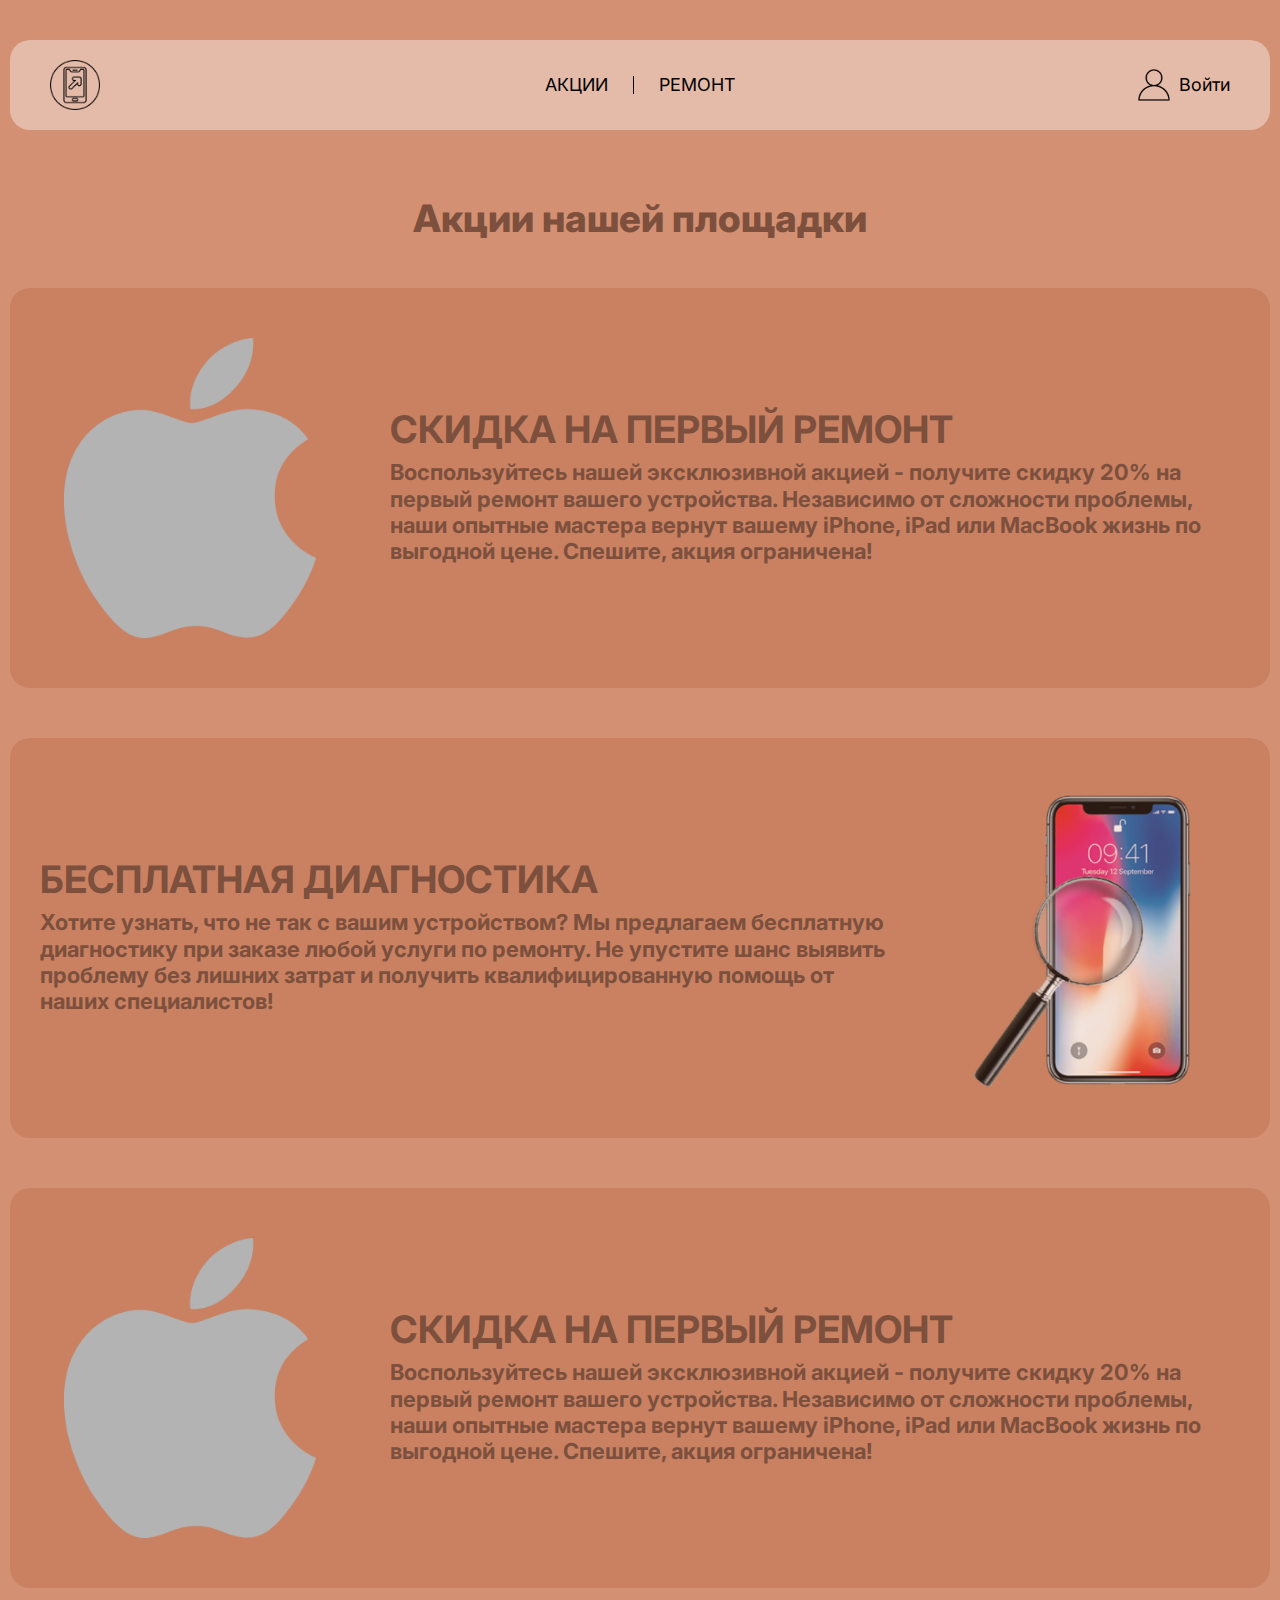
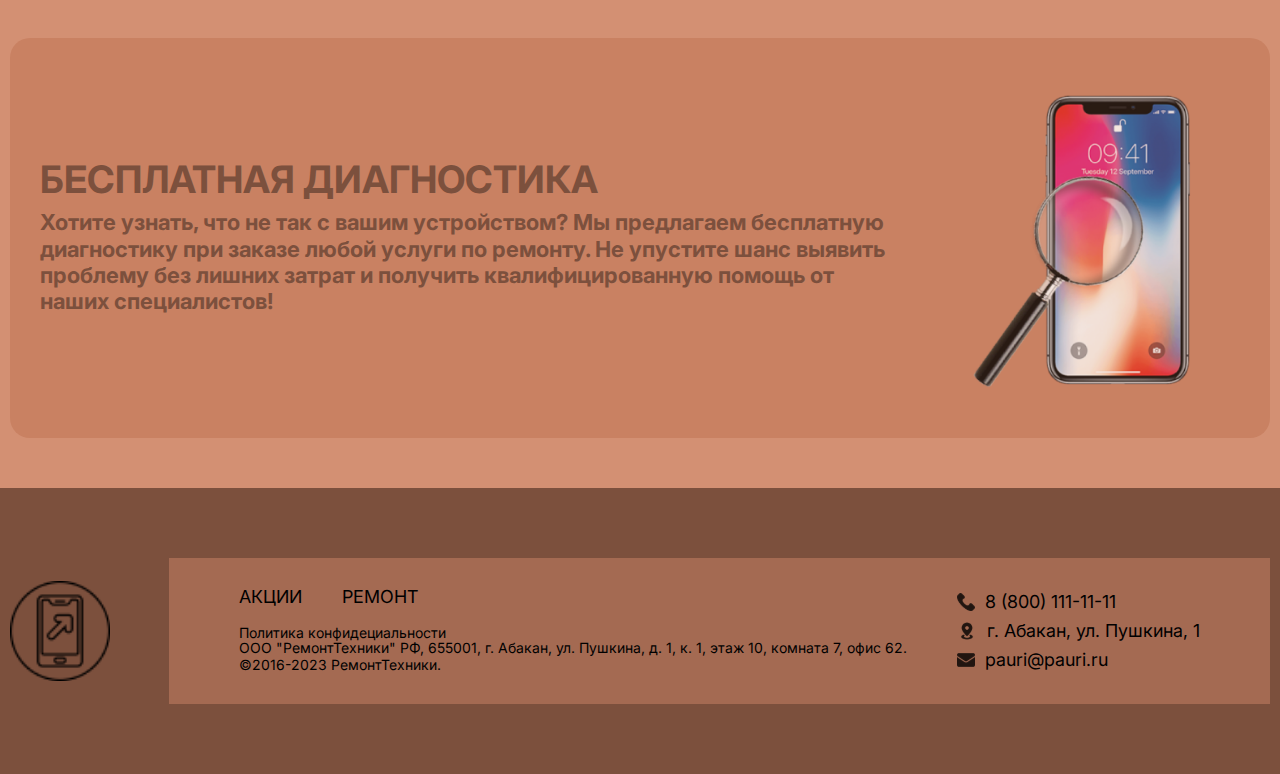
<file: actee.html>
<!DOCTYPE html>
<html lang="en">
<head>
    <meta charset="UTF-8">
    <meta name="viewport" content="width=device-width, initial-scale=1.0">
    <link rel="stylesheet" href="css/null.css">
    <link rel="stylesheet" href="css/style.css">
    <link rel="stylesheet" href="css/actee.css">
    <title>Document</title>
</head>
<body>
    <div class="wrapper">
        <header>
            <div class="container">
                <div class="header_section flex_row">
                    <a href="" class="header_logo">
                        <img src="images/logo.png" class="img" alt="logo">
                    </a>
                    <nav class="menu flex_center flex_row">
                        <a href="">Акции</a>
                        <a href="">Ремонт</a>
                    </nav>
                    <a href="login.html" class="header_profile flex_row">
                        <div class="header_profile__img">
                            <img src="images/icons/profile.png" class="img" alt="profile">
                        </div>
                        <span class="none_media">Войти</span>
                    </a>
                </div>
            </div>
        </header>
        <main class="main_blocks">
            <section>
                <div class="container">
                    <h2 class="title_section">Акции нашей площадки</h2>
                    <div class="actee_section flex_column">
                        <div class="actee_block flex_row">
                            <div class="actee_block__img">
                                <img src="images/phones/image 26.png" class="img" alt="">
                            </div>
                            <div class="actee_block__content">
                                <div class="actee_block__content__texts">
                                    <h2 class="bold brown">СКИДКА НА ПЕРВЫЙ РЕМОНТ</h2>
                                    <h5>Воспользуйтесь нашей эксклюзивной акцией - получите скидку 20% на первый ремонт вашего устройства. Независимо от сложности проблемы, наши опытные мастера вернут вашему iPhone, iPad или MacBook жизнь по выгодной цене. Спешите, акция ограничена!</h5>
                                </div>
                            </div>
                        </div>
                        <div class="actee_block flex_row">
                            <div class="actee_block__content">
                                <div class="actee_block__content__texts">
                                    <h2 class="bold brown">БЕСПЛАТНАЯ ДИАГНОСТИКА</h2>
                                    <h5>Хотите узнать, что не так с вашим устройством? Мы предлагаем бесплатную диагностику при заказе любой услуги по ремонту. Не упустите шанс выявить проблему без лишних затрат и получить квалифицированную помощь от наших специалистов!</h5>
                                </div>
                            </div>
                            <div class="actee_block__img">
                                <img src="images/phones/image 25.png" class="img" alt="">
                            </div>
                        </div>
                        <div class="actee_block flex_row">
                            <div class="actee_block__img">
                                <img src="images/phones/image 26.png" class="img" alt="">
                            </div>
                            <div class="actee_block__content">
                                <div class="actee_block__content__texts">
                                    <h2 class="bold brown">СКИДКА НА ПЕРВЫЙ РЕМОНТ</h2>
                                    <h5>Воспользуйтесь нашей эксклюзивной акцией - получите скидку 20% на первый ремонт вашего устройства. Независимо от сложности проблемы, наши опытные мастера вернут вашему iPhone, iPad или MacBook жизнь по выгодной цене. Спешите, акция ограничена!</h5>
                                </div>
                            </div>
                        </div>
                        <div class="actee_block flex_row">
                            <div class="actee_block__content">
                                <div class="actee_block__content__texts">
                                    <h2 class="bold brown">БЕСПЛАТНАЯ ДИАГНОСТИКА</h2>
                                    <h5>Хотите узнать, что не так с вашим устройством? Мы предлагаем бесплатную диагностику при заказе любой услуги по ремонту. Не упустите шанс выявить проблему без лишних затрат и получить квалифицированную помощь от наших специалистов!</h5>
                                </div>
                            </div>
                            <div class="actee_block__img">
                                <img src="images/phones/image 25.png" class="img" alt="">
                            </div>
                        </div>
                    </div>
                </div>
            </section>
        </main>

        <footer class="footer">
            <div class="container flex_row footer_blocks">
                <a href="" class="foot_logo">
                    <img src="images/logo.png" class="img" alt="logo">
                </a>
                <div class="footer_info_block flex_row">
                    <div class="flex_column footer_info_block__left">
                        <nav class="footer_menu flex_row">
                            <a href="" class="uppercase">Акции</a>
                            <a href="" class="uppercase">ремонт</a>
                        </nav>
                        <div>
                            <a href="" class="p_14">Политика конфидециальности</a>
                            <p class="p_14">ООО "РемонтТехники" РФ, 655001, г. Абакан, ул. Пушкина, д. 1, к. 1, этаж 10, комната 7, офис 62.</p>
                            <p class="p_14">©2016-2023 РемонтТехники.</p>
                        </div>
                    </div>
                    <div class="footer_column flex_column">
                        <div class="footer_row__pole flex_row">
                            <svg xmlns="http://www.w3.org/2000/svg" xmlns:xlink="http://www.w3.org/1999/xlink" width="18" height="18" viewBox="0 0 18 18" fill="none">
                                <rect width="18" height="18" fill="url(#pattern0_94_221)" fill-opacity="0.8"/>
                                <defs>
                                <pattern id="pattern0_94_221" patternContentUnits="objectBoundingBox" width="1" height="1">
                                <use xlink:href="#image0_94_221" transform="scale(0.00195312)"/>
                                </pattern>
                                <image id="image0_94_221" width="512" height="512" xlink:href="[data-uri]"/>
                                </defs>
                                </svg>
                            <a href="">8 (800) 111-11-11</a>
                        </div>
                        <div class="footer_row__pole flex_row">
                            <svg width="20" height="20" viewBox="0 0 20 20" fill="none" xmlns="http://www.w3.org/2000/svg" xmlns:xlink="http://www.w3.org/1999/xlink">
                                <rect width="20" height="20" fill="url(#pattern0_94_223)" fill-opacity="0.8"/>
                                <defs>
                                <pattern id="pattern0_94_223" patternContentUnits="objectBoundingBox" width="1" height="1">
                                <use xlink:href="#image0_94_223" transform="scale(0.00195312)"/>
                                </pattern>
                                <image id="image0_94_223" width="512" height="512" xlink:href="[data-uri]"/>
                                </defs>
                                </svg>
                                
                            <a href="">г. Абакан, ул. Пушкина, 1</a>
                        </div>
                        <div class="footer_row__pole flex_row">
                            <svg width="18" height="18" viewBox="0 0 18 18" fill="none" xmlns="http://www.w3.org/2000/svg" xmlns:xlink="http://www.w3.org/1999/xlink">
                                <rect width="18" height="18" fill="url(#pattern0_94_225)" fill-opacity="0.8"/>
                                <defs>
                                <pattern id="pattern0_94_225" patternContentUnits="objectBoundingBox" width="1" height="1">
                                <use xlink:href="#image0_94_225" transform="scale(0.00195312)"/>
                                </pattern>
                                <image id="image0_94_225" width="512" height="512" xlink:href="[data-uri]"/>
                                </defs>
                                </svg>
                                
                            <a href="">pauri@pauri.ru</a>
                        </div>
                    </div>
                </div>
            </div>
        </footer>
    </div>
</body>
</html>
</file>
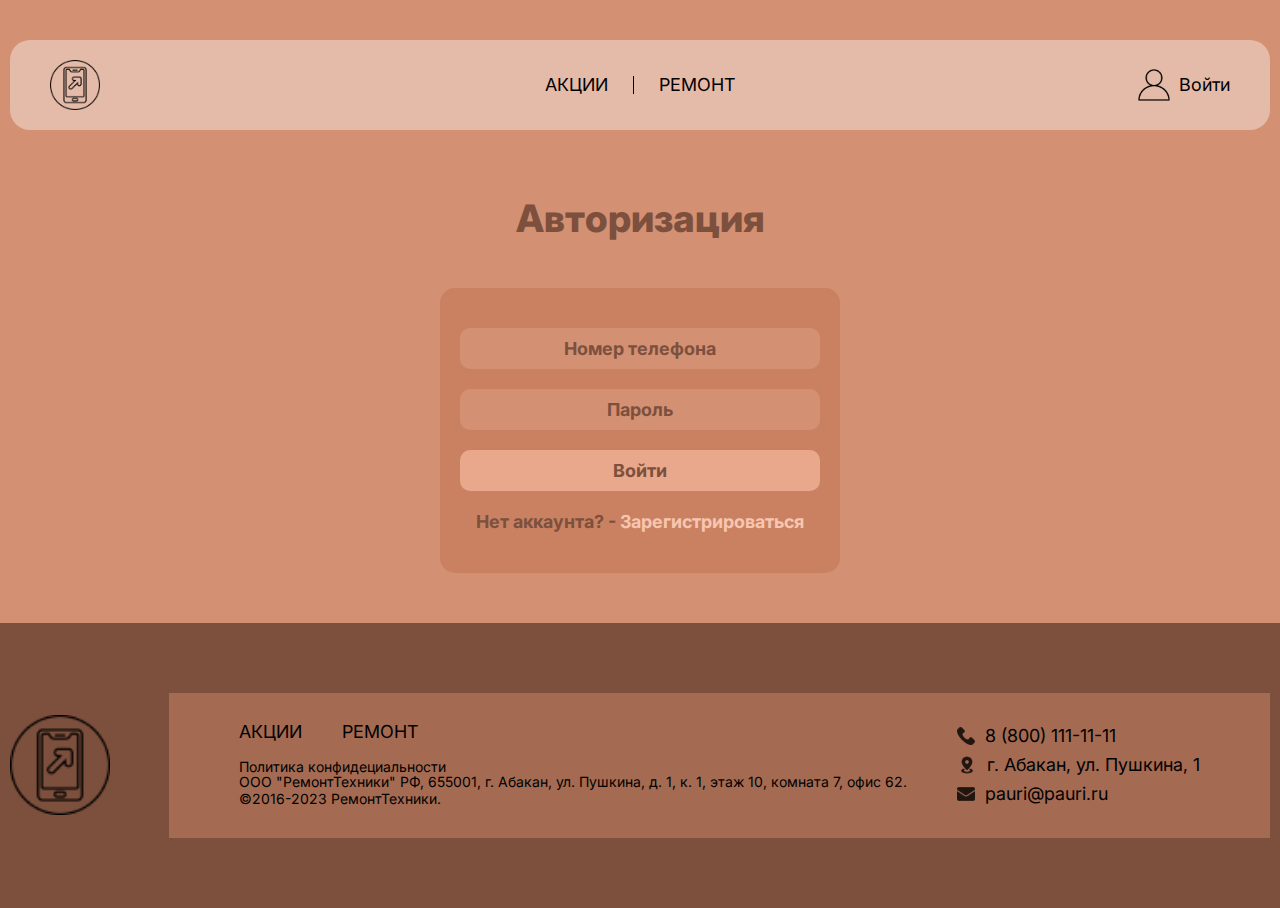
<file: login.html>
<!DOCTYPE html>
<html lang="en">
<head>
    <meta charset="UTF-8">
    <meta name="viewport" content="width=device-width, initial-scale=1.0">
    <link rel="stylesheet" href="css/null.css">
    <link rel="stylesheet" href="css/style.css">
    <link rel="stylesheet" href="css/form.css">
    <title>Document</title>
</head>
<body>
    <div class="wrapper">
        <header>
            <div class="container">
                <div class="header_section flex_row">
                    <a href="" class="header_logo">
                        <img src="images/logo.png" class="img" alt="logo">
                    </a>
                    <nav class="menu flex_center flex_row">
                        <a href="">Акции</a>
                        <a href="">Ремонт</a>
                    </nav>
                    <a href="" class="header_profile flex_row">
                        <div class="header_profile__img">
                            <img src="images/icons/profile.png" class="img" alt="profile">
                        </div>
                        <span class="none_media">Войти</span>
                    </a>
                </div>
            </div>
        </header>
        <main class="main_blocks">
            <section>
                <div class="container">
                    <h2 class="title_section">Авторизация</h2>
                        <form action="" method="post" class="form_section form_section_login">
                            <input type="tel" class="btn_form" placeholder="Номер телефона">
                            <input type="password" class="btn_form" placeholder="Пароль">
                            <button type="submit" class="btn_form btn_submit">Войти</button>
                            <div class="message_info">
                                <p class="brown bold">Нет аккаунта? - <a href="reg.html" class="bold">Зарегистрироваться</a></p>
                            </div>
                        </form>
                </div>
            </section>
        </main>

        <footer class="footer">
            <div class="container flex_row footer_blocks">
                <a href="" class="foot_logo">
                    <img src="images/logo.png" class="img" alt="logo">
                </a>
                <div class="footer_info_block flex_row">
                    <div class="flex_column footer_info_block__left">
                        <nav class="footer_menu flex_row">
                            <a href="" class="uppercase">Акции</a>
                            <a href="" class="uppercase">ремонт</a>
                        </nav>
                        <div>
                            <a href="" class="p_14">Политика конфидециальности</a>
                            <p class="p_14">ООО "РемонтТехники" РФ, 655001, г. Абакан, ул. Пушкина, д. 1, к. 1, этаж 10, комната 7, офис 62.</p>
                            <p class="p_14">©2016-2023 РемонтТехники.</p>
                        </div>
                    </div>
                    <div class="footer_column flex_column">
                        <div class="footer_row__pole flex_row">
                            <svg xmlns="http://www.w3.org/2000/svg" xmlns:xlink="http://www.w3.org/1999/xlink" width="18" height="18" viewBox="0 0 18 18" fill="none">
                                <rect width="18" height="18" fill="url(#pattern0_94_221)" fill-opacity="0.8"/>
                                <defs>
                                <pattern id="pattern0_94_221" patternContentUnits="objectBoundingBox" width="1" height="1">
                                <use xlink:href="#image0_94_221" transform="scale(0.00195312)"/>
                                </pattern>
                                <image id="image0_94_221" width="512" height="512" xlink:href="[data-uri]"/>
                                </defs>
                                </svg>
                            <a href="">8 (800) 111-11-11</a>
                        </div>
                        <div class="footer_row__pole flex_row">
                            <svg width="20" height="20" viewBox="0 0 20 20" fill="none" xmlns="http://www.w3.org/2000/svg" xmlns:xlink="http://www.w3.org/1999/xlink">
                                <rect width="20" height="20" fill="url(#pattern0_94_223)" fill-opacity="0.8"/>
                                <defs>
                                <pattern id="pattern0_94_223" patternContentUnits="objectBoundingBox" width="1" height="1">
                                <use xlink:href="#image0_94_223" transform="scale(0.00195312)"/>
                                </pattern>
                                <image id="image0_94_223" width="512" height="512" xlink:href="[data-uri]"/>
                                </defs>
                                </svg>
                                
                            <a href="">г. Абакан, ул. Пушкина, 1</a>
                        </div>
                        <div class="footer_row__pole flex_row">
                            <svg width="18" height="18" viewBox="0 0 18 18" fill="none" xmlns="http://www.w3.org/2000/svg" xmlns:xlink="http://www.w3.org/1999/xlink">
                                <rect width="18" height="18" fill="url(#pattern0_94_225)" fill-opacity="0.8"/>
                                <defs>
                                <pattern id="pattern0_94_225" patternContentUnits="objectBoundingBox" width="1" height="1">
                                <use xlink:href="#image0_94_225" transform="scale(0.00195312)"/>
                                </pattern>
                                <image id="image0_94_225" width="512" height="512" xlink:href="[data-uri]"/>
                                </defs>
                                </svg>
                                
                            <a href="">pauri@pauri.ru</a>
                        </div>
                    </div>
                </div>
            </div>
        </footer>
    </div>

    <script src="js/validator.js"></script>
</body>
</html>
</file>
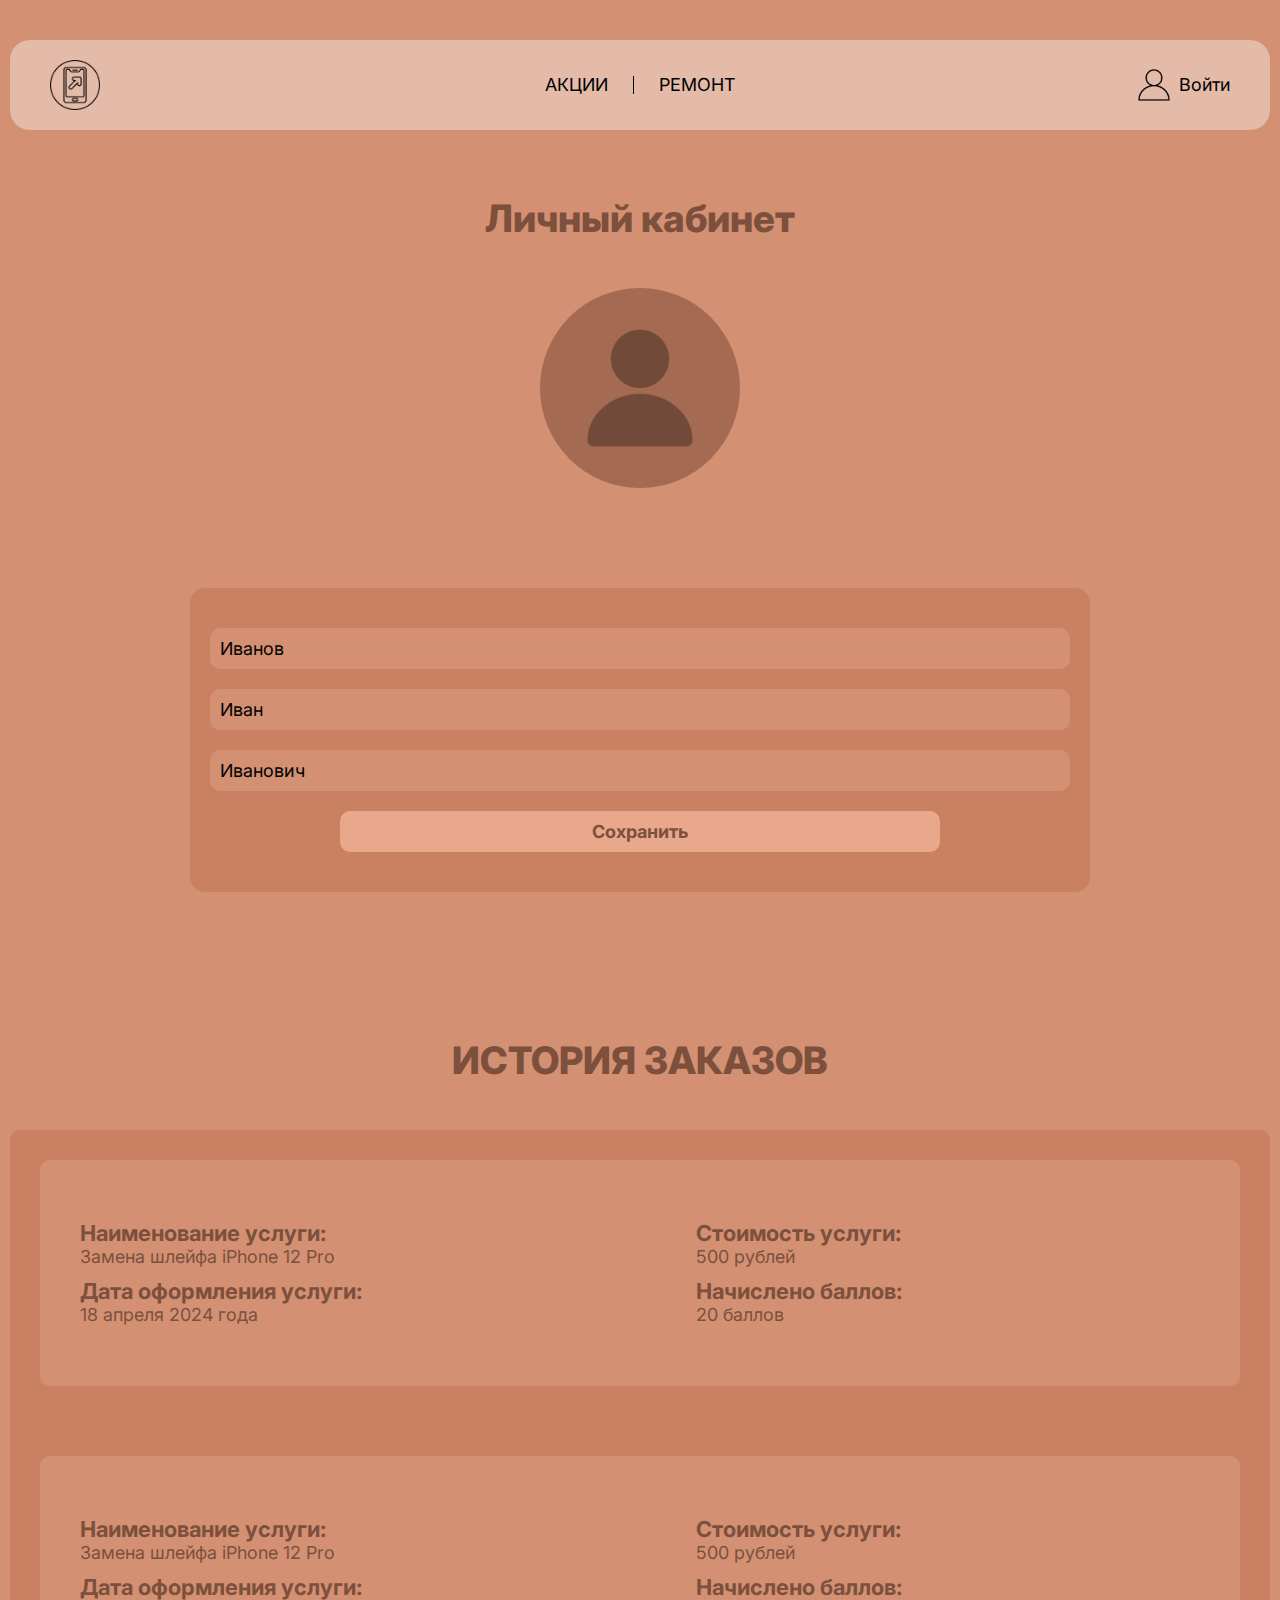
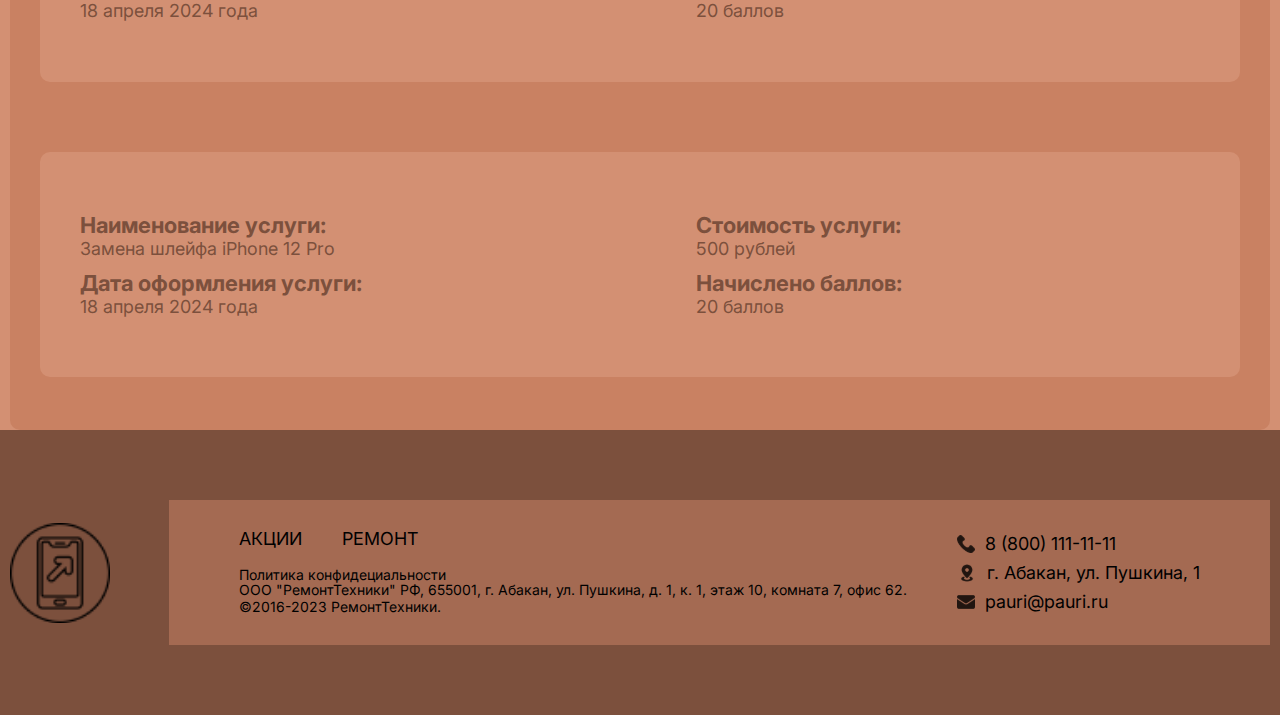
<file: profile.html>
<!DOCTYPE html>
<html lang="en">
<head>
    <meta charset="UTF-8">
    <meta name="viewport" content="width=device-width, initial-scale=1.0">
    <link rel="stylesheet" href="css/null.css">
    <link rel="stylesheet" href="css/style.css">
    <link rel="stylesheet" href="css/profile.css">
    <link rel="stylesheet" href="css/form.css">
    <title>Document</title>
</head>
<body>
    <div class="wrapper">
        <header>
            <div class="container">
                <div class="header_section flex_row">
                    <a href="" class="header_logo">
                        <img src="images/logo.png" class="img" alt="logo">
                    </a>
                    <nav class="menu flex_center flex_row">
                        <a href="">Акции</a>
                        <a href="">Ремонт</a>
                    </nav>
                    <a href="login.html" class="header_profile flex_row">
                        <div class="header_profile__img">
                            <img src="images/icons/profile.png" class="img" alt="profile">
                        </div>
                        <span class="none_media">Войти</span>
                    </a>
                </div>
            </div>
        </header>
        <main class="main_blocks">
            <section>
                <div class="container">
                    <h2 class="title_section">Личный кабинет</h2>
                    <div class="profile_block">
                        <svg xmlns="http://www.w3.org/2000/svg" xmlns:xlink="http://www.w3.org/1999/xlink" width="230" height="230" viewBox="0 0 230 230" fill="none">
                            <rect width="230" height="230" fill="url(#pattern0_29_323)" fill-opacity="0.3"/>
                            <defs>
                            <pattern id="pattern0_29_323" patternContentUnits="objectBoundingBox" width="1" height="1">
                            <use xlink:href="#image0_29_323" transform="scale(0.00195312)"/>
                            </pattern>
                            <image id="image0_29_323" width="512" height="512" xlink:href="[data-uri]"/>
                            </defs>
                            </svg>
                    </div>
                </div>
            </section>
            <section>
                <div class="container">
                    <form action="" method="post" class="form_section info_user">
                            <input type="text" value="Иванов" class="btn_form" placeholder="Ваша фамилия">
                            <input type="text" value="Иван" class="btn_form" placeholder="Вашe имя">
                            <input type="text" value="Иванович" class="btn_form" placeholder="Вашe отчество">

                        <button type="submit" class="btn_form btn_submit form_section_profile">Сохранить</button>
                    </form>
                </div>
            </section>
            
            <section>
                <div class="container">
                    <h2 class="title_section uppercase">ИСТОРИЯ ЗАКАЗОВ</h2>
                    <div class="cards_info_brond">
                        <div class="card_info_brond flex_column"> 
                            <div class="flex_row card_info_blocks">
                                <div class="flex_column card_info_block">
                                    <div class="flex_column ">
                                        <h5>Наименование услуги:</h5>
                                        <p>Замена шлейфа iPhone 12 Pro</p>
                                    </div>
                                    <div class="flex_column ">
                                        <h5>Дата оформления услуги:</h5>
                                        <p>18 апреля 2024 года</p>
                                    </div>
                                </div>
                                <div class="flex_column card_info_block">
                                    <div class="flex_column ">
                                        <h5>Стоимость услуги:</h5>
                                        <p>500 рублей</p>
                                    </div>
                                    <div class="flex_column ">
                                        <h5>Начислено баллов:</h5>
                                        <p>20 баллов</p>
                                    </div>
                                </div>
                            </div>
                        </div>
                        <div class="card_info_brond flex_column"> 
                            <div class="flex_row card_info_blocks">
                                <div class="flex_column card_info_block">
                                    <div class="flex_column ">
                                        <h5>Наименование услуги:</h5>
                                        <p>Замена шлейфа iPhone 12 Pro</p>
                                    </div>
                                    <div class="flex_column ">
                                        <h5>Дата оформления услуги:</h5>
                                        <p>18 апреля 2024 года</p>
                                    </div>
                                </div>
                                <div class="flex_column card_info_block">
                                    <div class="flex_column ">
                                        <h5>Стоимость услуги:</h5>
                                        <p>500 рублей</p>
                                    </div>
                                    <div class="flex_column ">
                                        <h5>Начислено баллов:</h5>
                                        <p>20 баллов</p>
                                    </div>
                                </div>
                            </div>
                        </div>
                        <div class="card_info_brond flex_column"> 
                            <div class="flex_row card_info_blocks">
                                <div class="flex_column card_info_block">
                                    <div class="flex_column ">
                                        <h5>Наименование услуги:</h5>
                                        <p>Замена шлейфа iPhone 12 Pro</p>
                                    </div>
                                    <div class="flex_column ">
                                        <h5>Дата оформления услуги:</h5>
                                        <p>18 апреля 2024 года</p>
                                    </div>
                                </div>
                                <div class="flex_column card_info_block">
                                    <div class="flex_column ">
                                        <h5>Стоимость услуги:</h5>
                                        <p>500 рублей</p>
                                    </div>
                                    <div class="flex_column ">
                                        <h5>Начислено баллов:</h5>
                                        <p>20 баллов</p>
                                    </div>
                                </div>
                            </div>
                        </div>
                        <div class="card_info_brond flex_column"> 
                            <div class="flex_row card_info_blocks">
                                <div class="flex_column card_info_block">
                                    <div class="flex_column ">
                                        <h5>Наименование услуги:</h5>
                                        <p>Замена шлейфа iPhone 12 Pro</p>
                                    </div>
                                    <div class="flex_column ">
                                        <h5>Дата оформления услуги:</h5>
                                        <p>18 апреля 2024 года</p>
                                    </div>
                                </div>
                                <div class="flex_column card_info_block">
                                    <div class="flex_column ">
                                        <h5>Стоимость услуги:</h5>
                                        <p>500 рублей</p>
                                    </div>
                                    <div class="flex_column ">
                                        <h5>Начислено баллов:</h5>
                                        <p>20 баллов</p>
                                    </div>
                                </div>
                            </div>
                        </div>
                        <div class="card_info_brond flex_column"> 
                            <div class="flex_row card_info_blocks">
                                <div class="flex_column card_info_block">
                                    <div class="flex_column ">
                                        <h5>Наименование услуги:</h5>
                                        <p>Замена шлейфа iPhone 12 Pro</p>
                                    </div>
                                    <div class="flex_column ">
                                        <h5>Дата оформления услуги:</h5>
                                        <p>18 апреля 2024 года</p>
                                    </div>
                                </div>
                                <div class="flex_column card_info_block">
                                    <div class="flex_column ">
                                        <h5>Стоимость услуги:</h5>
                                        <p>500 рублей</p>
                                    </div>
                                    <div class="flex_column ">
                                        <h5>Начислено баллов:</h5>
                                        <p>20 баллов</p>
                                    </div>
                                </div>
                            </div>
                        </div>
                    </div>
                </div>
            </section>
        </main>

        <footer class="footer">
            <div class="container flex_row footer_blocks">
                <a href="" class="foot_logo">
                    <img src="images/logo.png" class="img" alt="logo">
                </a>
                <div class="footer_info_block flex_row">
                    <div class="flex_column footer_info_block__left">
                        <nav class="footer_menu flex_row">
                            <a href="" class="uppercase">Акции</a>
                            <a href="" class="uppercase">ремонт</a>
                        </nav>
                        <div>
                            <a href="" class="p_14">Политика конфидециальности</a>
                            <p class="p_14">ООО "РемонтТехники" РФ, 655001, г. Абакан, ул. Пушкина, д. 1, к. 1, этаж 10, комната 7, офис 62.</p>
                            <p class="p_14">©2016-2023 РемонтТехники.</p>
                        </div>
                    </div>
                    <div class="footer_column flex_column">
                        <div class="footer_row__pole flex_row">
                            <svg xmlns="http://www.w3.org/2000/svg" xmlns:xlink="http://www.w3.org/1999/xlink" width="18" height="18" viewBox="0 0 18 18" fill="none">
                                <rect width="18" height="18" fill="url(#pattern0_94_221)" fill-opacity="0.8"/>
                                <defs>
                                <pattern id="pattern0_94_221" patternContentUnits="objectBoundingBox" width="1" height="1">
                                <use xlink:href="#image0_94_221" transform="scale(0.00195312)"/>
                                </pattern>
                                <image id="image0_94_221" width="512" height="512" xlink:href="[data-uri]"/>
                                </defs>
                                </svg>
                            <a href="">8 (800) 111-11-11</a>
                        </div>
                        <div class="footer_row__pole flex_row">
                            <svg width="20" height="20" viewBox="0 0 20 20" fill="none" xmlns="http://www.w3.org/2000/svg" xmlns:xlink="http://www.w3.org/1999/xlink">
                                <rect width="20" height="20" fill="url(#pattern0_94_223)" fill-opacity="0.8"/>
                                <defs>
                                <pattern id="pattern0_94_223" patternContentUnits="objectBoundingBox" width="1" height="1">
                                <use xlink:href="#image0_94_223" transform="scale(0.00195312)"/>
                                </pattern>
                                <image id="image0_94_223" width="512" height="512" xlink:href="[data-uri]"/>
                                </defs>
                                </svg>
                                
                            <a href="">г. Абакан, ул. Пушкина, 1</a>
                        </div>
                        <div class="footer_row__pole flex_row">
                            <svg width="18" height="18" viewBox="0 0 18 18" fill="none" xmlns="http://www.w3.org/2000/svg" xmlns:xlink="http://www.w3.org/1999/xlink">
                                <rect width="18" height="18" fill="url(#pattern0_94_225)" fill-opacity="0.8"/>
                                <defs>
                                <pattern id="pattern0_94_225" patternContentUnits="objectBoundingBox" width="1" height="1">
                                <use xlink:href="#image0_94_225" transform="scale(0.00195312)"/>
                                </pattern>
                                <image id="image0_94_225" width="512" height="512" xlink:href="[data-uri]"/>
                                </defs>
                                </svg>
                                
                            <a href="">pauri@pauri.ru</a>
                        </div>
                    </div>
                </div>
            </div>
        </footer>
    </div>
</body>
</html>
</file>
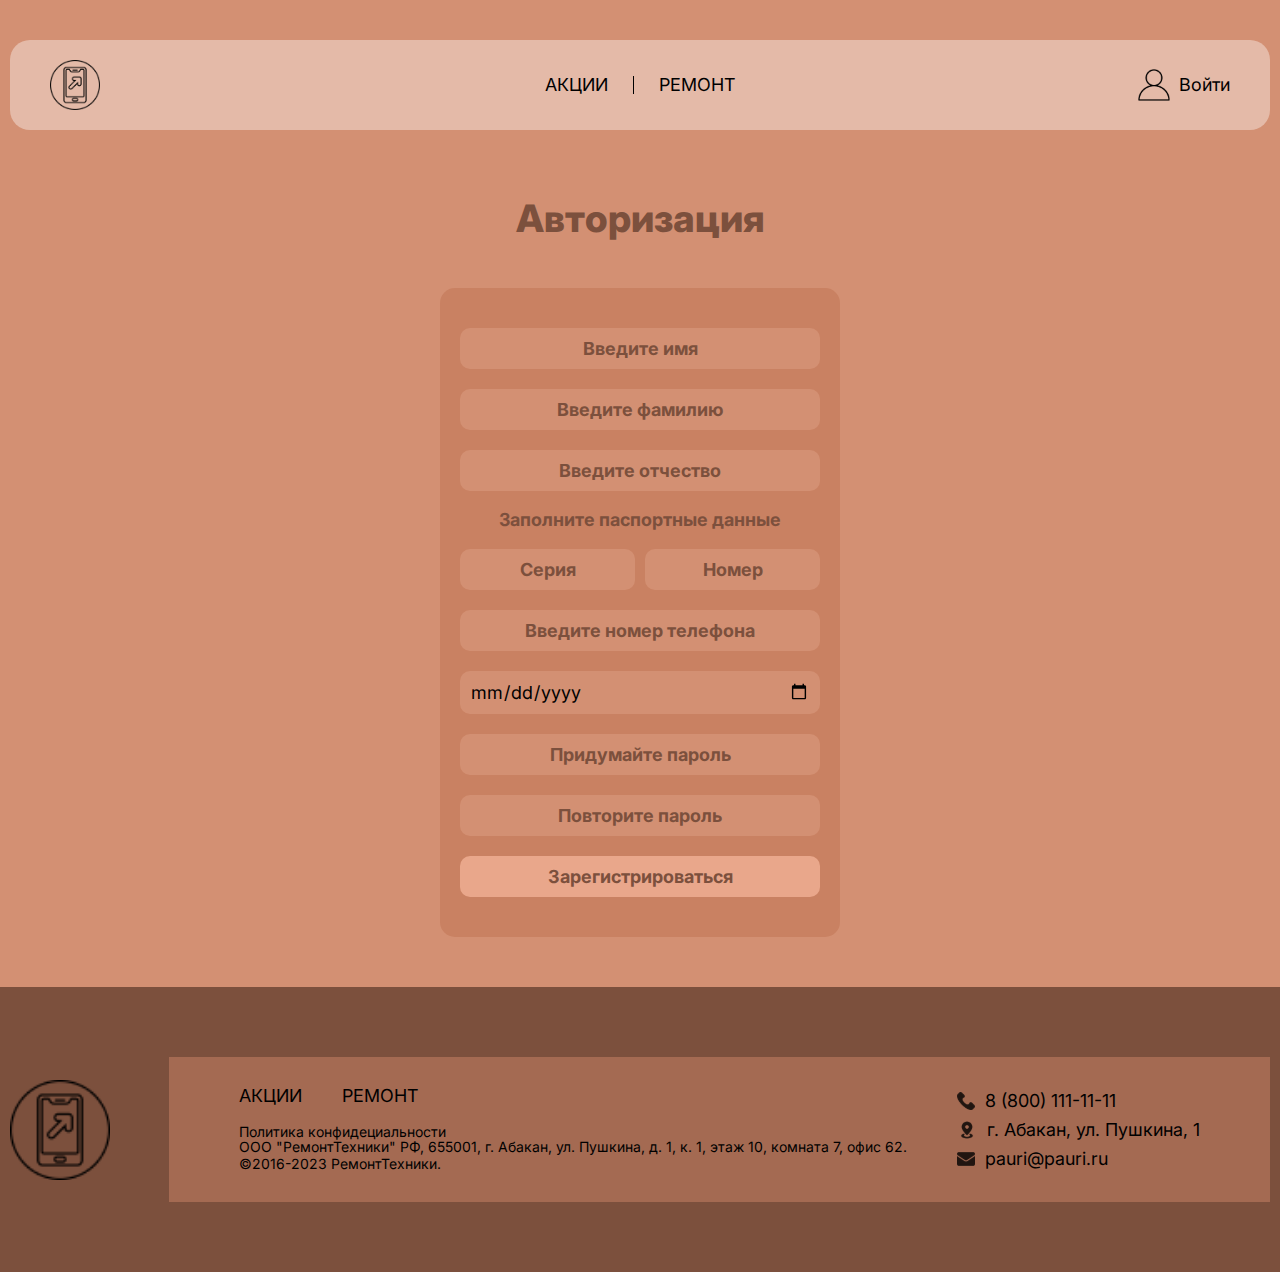
<file: reg.html>
<!DOCTYPE html>
<html lang="en">
<head>
    <meta charset="UTF-8">
    <meta name="viewport" content="width=device-width, initial-scale=1.0">
    <link rel="stylesheet" href="css/null.css">
    <link rel="stylesheet" href="css/style.css">
    <link rel="stylesheet" href="css/form.css">
    <title>Document</title>
</head>
<body>
    <div class="wrapper">
        <header>
            <div class="container">
                <div class="header_section flex_row">
                    <a href="index.html" class="header_logo">
                        <img src="images/logo.png" class="img" alt="logo">
                    </a>
                    <nav class="menu flex_center flex_row">
                        <a href="">Акции</a>
                        <a href="">Ремонт</a>
                    </nav>
                    <a href="login.html" class="header_profile flex_row">
                        <div class="header_profile__img">
                            <img src="images/icons/profile.png" class="img" alt="profile">
                        </div>
                        <span class="none_media">Войти</span>
                    </a>
                </div>
            </div>
        </header>
        <main class="main_blocks">
            <section>
                <div class="container">
                    <h2 class="title_section">Авторизация</h2>
                    <form action="" method="post" class="form_section form_section_login">
                        <input type="text" class="btn_form" placeholder="Введите имя">
                        <input type="text" class="btn_form" placeholder="Введите фамилию">
                        <input type="text" class="btn_form" placeholder="Введите отчество">
                        
                        <label for="pas">Заполните паспортные данные</label>
                        <div style="display: flex; gap: 10px;">
                            <input type="text" name="pas" class="btn_form" placeholder="Серия">
                            <input type="tel" name="pas" class="btn_form" placeholder="Номер">
                        </div>
                        <input type="tel" class="btn_form" placeholder="Введите номер телефона">
                        <input type="date" class="btn_form" placeholder="Выберите дату рождения">
                        <input type="password" class="btn_form" placeholder="Придумайте пароль">
                        <input type="password" class="btn_form" placeholder="Повторите пароль">

                        <button type="submit" class="btn_form btn_submit">Зарегистрироваться</button>
                    </form>
                </div>
            </section>
        </main>

        <footer class="footer">
            <div class="container flex_row footer_blocks">
                <a href="" class="foot_logo">
                    <img src="images/logo.png" class="img" alt="logo">
                </a>
                <div class="footer_info_block flex_row">
                    <div class="flex_column footer_info_block__left">
                        <nav class="footer_menu flex_row">
                            <a href="" class="uppercase">Акции</a>
                            <a href="" class="uppercase">ремонт</a>
                        </nav>
                        <div>
                            <a href="" class="p_14">Политика конфидециальности</a>
                            <p class="p_14">ООО "РемонтТехники" РФ, 655001, г. Абакан, ул. Пушкина, д. 1, к. 1, этаж 10, комната 7, офис 62.</p>
                            <p class="p_14">©2016-2023 РемонтТехники.</p>
                        </div>
                    </div>
                    <div class="footer_column flex_column">
                        <div class="footer_row__pole flex_row">
                            <svg xmlns="http://www.w3.org/2000/svg" xmlns:xlink="http://www.w3.org/1999/xlink" width="18" height="18" viewBox="0 0 18 18" fill="none">
                                <rect width="18" height="18" fill="url(#pattern0_94_221)" fill-opacity="0.8"/>
                                <defs>
                                <pattern id="pattern0_94_221" patternContentUnits="objectBoundingBox" width="1" height="1">
                                <use xlink:href="#image0_94_221" transform="scale(0.00195312)"/>
                                </pattern>
                                <image id="image0_94_221" width="512" height="512" xlink:href="[data-uri]"/>
                                </defs>
                                </svg>
                            <a href="">8 (800) 111-11-11</a>
                        </div>
                        <div class="footer_row__pole flex_row">
                            <svg width="20" height="20" viewBox="0 0 20 20" fill="none" xmlns="http://www.w3.org/2000/svg" xmlns:xlink="http://www.w3.org/1999/xlink">
                                <rect width="20" height="20" fill="url(#pattern0_94_223)" fill-opacity="0.8"/>
                                <defs>
                                <pattern id="pattern0_94_223" patternContentUnits="objectBoundingBox" width="1" height="1">
                                <use xlink:href="#image0_94_223" transform="scale(0.00195312)"/>
                                </pattern>
                                <image id="image0_94_223" width="512" height="512" xlink:href="[data-uri]"/>
                                </defs>
                                </svg>
                                
                            <a href="">г. Абакан, ул. Пушкина, 1</a>
                        </div>
                        <div class="footer_row__pole flex_row">
                            <svg width="18" height="18" viewBox="0 0 18 18" fill="none" xmlns="http://www.w3.org/2000/svg" xmlns:xlink="http://www.w3.org/1999/xlink">
                                <rect width="18" height="18" fill="url(#pattern0_94_225)" fill-opacity="0.8"/>
                                <defs>
                                <pattern id="pattern0_94_225" patternContentUnits="objectBoundingBox" width="1" height="1">
                                <use xlink:href="#image0_94_225" transform="scale(0.00195312)"/>
                                </pattern>
                                <image id="image0_94_225" width="512" height="512" xlink:href="[data-uri]"/>
                                </defs>
                                </svg>
                                
                            <a href="">pauri@pauri.ru</a>
                        </div>
                    </div>
                </div>
            </div>
        </footer>
    </div>

    <script src="js/validator.js"></script>
</body>
</html>
</file>
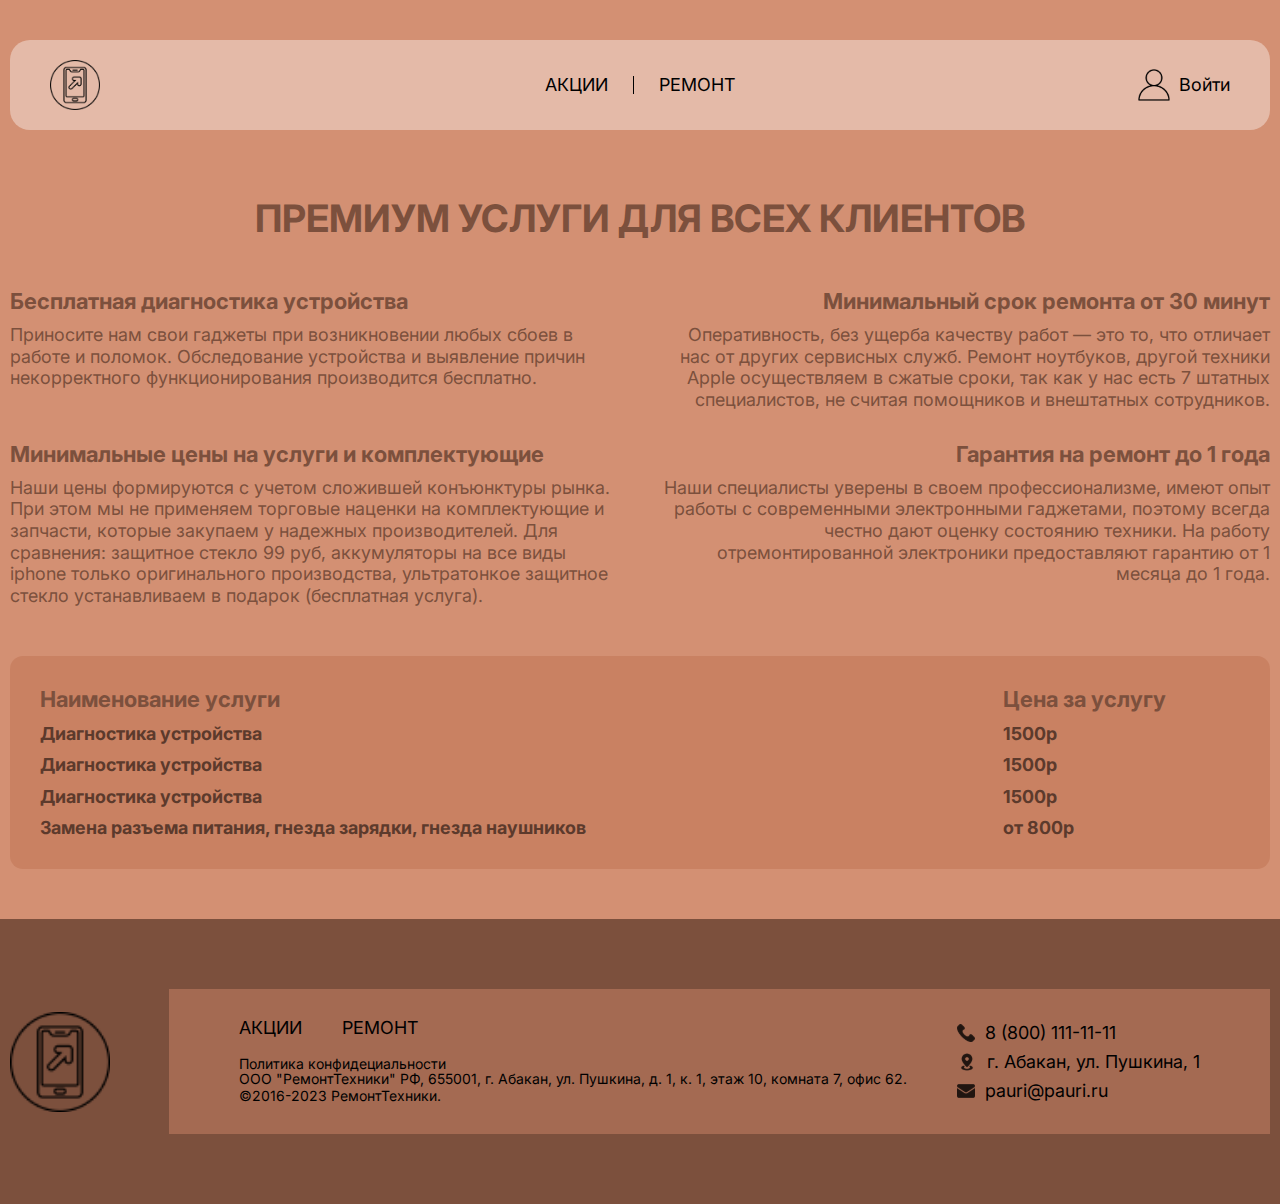
<file: remont.html>
<!DOCTYPE html>
<html lang="en">
<head>
    <meta charset="UTF-8">
    <meta name="viewport" content="width=device-width, initial-scale=1.0">
    <link rel="stylesheet" href="css/null.css">
    <link rel="stylesheet" href="css/style.css">
    <title>Document</title>
</head>
<body>
    <div class="wrapper">
        <header>
            <div class="container">
                <div class="header_section flex_row">
                    <a href="" class="header_logo">
                        <img src="images/logo.png" class="img" alt="logo">
                    </a>
                    <nav class="menu flex_center flex_row">
                        <a href="actee.html">Акции</a>
                        <a href="">Ремонт</a>
                    </nav>
                    <a href="login.html" class="header_profile flex_row">
                        <div class="header_profile__img">
                            <img src="images/icons/profile.png" class="img" alt="profile">
                        </div>
                        <span class="none_media">Войти</span>
                    </a>
                </div>
            </div>
        </header>

        <main class="main_blocks">
            <div class="container">
                <h2 class="bold brown title_section">ПРЕМИУМ УСЛУГИ ДЛЯ ВСЕХ КЛИЕНТОВ</h2>
                <div class="remont_text_blocks">
                    <div class="remont_block">
                        <h5>Бесплатная диагностика устройства</h5>
                        <p>Приносите нам свои гаджеты при возникновении любых сбоев в работе и поломок. Обследование устройства и выявление причин некорректного функционирования производится бесплатно.</p>
                    </div>
                    <div class="remont_block t_right">
                        <h5>Минимальный срок ремонта от 30 минут</h5>
                        <p>Оперативность, без ущерба качеству работ — это то, что отличает нас от других сервисных служб. Ремонт ноутбуков, другой техники Apple осуществляем в сжатые сроки, так как у нас есть 7 штатных специалистов, не считая помощников и внештатных сотрудников.</p>
                    </div>
                    <div class="remont_block">
                        <h5>Минимальные цены на услуги и 
                            комплектующие</h5>
                        <p>Наши цены формируются с учетом сложившей конъюнктуры рынка. При этом мы не применяем торговые наценки на комплектующие и запчасти, которые закупаем у надежных производителей. Для сравнения: защитное стекло 99 руб, аккумуляторы на все виды iphone только оригинального производства, ультратонкое защитное стекло устанавливаем в подарок (бесплатная услуга).</p>
                    </div>
                    <div class="remont_block t_right">
                        <h5> Гарантия на ремонт до 1 года</h5>
                        <p>Наши специалисты уверены в своем профессионализме, имеют опыт работы с современными электронными гаджетами, поэтому всегда честно дают оценку состоянию техники. На работу отремонтированной электроники предоставляют гарантию от 1 месяца до 1 года.</p>
                    </div>
                </div>

                <div class="services_all_section flex_column">
                    <div class="flex_column services_all_blocks">
                        <div class="services_all_block title_service_block color_grey">
                            <h5 class="bold">Наименование услуги</h5>
                            <h5 class="bold">Цена за услугу</h5>
                        </div>
                        <div class="services_all_block">
                            <p class="color_blue">Диагностика устройства</p>
                            <p class="time_service">1500р</p>
                        </div>
                        <div class="services_all_block">
                            <p class="color_blue">Диагностика устройства</p>
                            <p class="time_service">1500р</p>
                        </div>
                        <div class="services_all_block">
                            <p class="color_blue">Диагностика устройства</p>
                            <p class="time_service">1500р</p>
                        </div>
                        <div class="services_all_block">
                            <p class="color_blue">Замена разъема питания, гнезда зарядки, гнезда наушников</p>
                            <p class="time_service">от 800р</p>
                        </div>
                    </div>
                </div>
            </div>
        </main>

        <footer class="footer">
            <div class="container flex_row footer_blocks">
                <a href="" class="foot_logo">
                    <img src="images/logo.png" class="img" alt="logo">
                </a>
                <div class="footer_info_block flex_row">
                    <div class="flex_column footer_info_block__left">
                        <nav class="footer_menu flex_row">
                            <a href="" class="uppercase">Акции</a>
                            <a href="" class="uppercase">ремонт</a>
                        </nav>
                        <div>
                            <a href="" class="p_14">Политика конфидециальности</a>
                            <p class="p_14">ООО "РемонтТехники" РФ, 655001, г. Абакан, ул. Пушкина, д. 1, к. 1, этаж 10, комната 7, офис 62.</p>
                            <p class="p_14">©2016-2023 РемонтТехники.</p>
                        </div>
                    </div>
                    <div class="footer_column flex_column">
                        <div class="footer_row__pole flex_row">
                            <svg xmlns="http://www.w3.org/2000/svg" xmlns:xlink="http://www.w3.org/1999/xlink" width="18" height="18" viewBox="0 0 18 18" fill="none">
                                <rect width="18" height="18" fill="url(#pattern0_94_221)" fill-opacity="0.8"/>
                                <defs>
                                <pattern id="pattern0_94_221" patternContentUnits="objectBoundingBox" width="1" height="1">
                                <use xlink:href="#image0_94_221" transform="scale(0.00195312)"/>
                                </pattern>
                                <image id="image0_94_221" width="512" height="512" xlink:href="[data-uri]"/>
                                </defs>
                                </svg>
                            <a href="">8 (800) 111-11-11</a>
                        </div>
                        <div class="footer_row__pole flex_row">
                            <svg width="20" height="20" viewBox="0 0 20 20" fill="none" xmlns="http://www.w3.org/2000/svg" xmlns:xlink="http://www.w3.org/1999/xlink">
                                <rect width="20" height="20" fill="url(#pattern0_94_223)" fill-opacity="0.8"/>
                                <defs>
                                <pattern id="pattern0_94_223" patternContentUnits="objectBoundingBox" width="1" height="1">
                                <use xlink:href="#image0_94_223" transform="scale(0.00195312)"/>
                                </pattern>
                                <image id="image0_94_223" width="512" height="512" xlink:href="[data-uri]"/>
                                </defs>
                                </svg>
                                
                            <a href="">г. Абакан, ул. Пушкина, 1</a>
                        </div>
                        <div class="footer_row__pole flex_row">
                            <svg width="18" height="18" viewBox="0 0 18 18" fill="none" xmlns="http://www.w3.org/2000/svg" xmlns:xlink="http://www.w3.org/1999/xlink">
                                <rect width="18" height="18" fill="url(#pattern0_94_225)" fill-opacity="0.8"/>
                                <defs>
                                <pattern id="pattern0_94_225" patternContentUnits="objectBoundingBox" width="1" height="1">
                                <use xlink:href="#image0_94_225" transform="scale(0.00195312)"/>
                                </pattern>
                                <image id="image0_94_225" width="512" height="512" xlink:href="[data-uri]"/>
                                </defs>
                                </svg>
                                
                            <a href="">pauri@pauri.ru</a>
                        </div>
                    </div>
                </div>
            </div>
        </footer>
    </div>
    <script src="js/slider.js"></script>
</body>
</html>
</file>
<file: css/null.css>
@import url('https://fonts.googleapis.com/css2?family=Inter:wght@100..900&display=swap');

* {
  padding: 0;
  margin: 0;
  border: 0;
}

*,
*:before,
*:after {
  -webkit-box-sizing: border-box;
  box-sizing: border-box;
}

:focus,
:active {
  outline: none;
}

a:focus,
a:active {
  outline: none;
}

nav,
footer,
header,
aside {
  display: block;
}

html,
body {
  height: 100%;
  width: 100%;
  font-size: 100%;
  line-height: 1;
  font-size: 14px;
  -ms-text-size-adjust: 100%;
  -moz-text-size-adjust: 100%;
  -webkit-text-size-adjust: 100%;
}

input,
button,
textarea {
  font-size: 18px;
  font-family: "Inter";
  font-weight: 400;
}

input::-ms-clear {
  display: none;
}

input::placeholder {
  color: #7C503D;
  text-align: center;
  font-weight: bold;
}

label {
  font-size: calc(16px + 2 * (100vw / 1300));
  font-weight: 700;
  color: #7C503D;
}

button {
  cursor: pointer;
}

input[type="checkbox"] {
    cursor: pointer;
}

button::-moz-focus-inner {
  padding: 0;
  border: 0;
}

a,
a:visited {
  text-decoration: none;
  color: #000000;
  font-size: calc(16px + 2 * (100vw / 1300));
  transition: all, .2s;
  font-weight: 400;
}

a:hover {
  text-decoration: none;
  color: #3C5CCF;
}

ul{
  list-style: none;
}

li {
  list-style-type: circle;
  font-size: calc(16px + 2 * (100vw / 1300));
  line-height: normal;
}

img {
  vertical-align: top;
}

h1,
h2,
h3,
h4,
h5,
h6 {
  font-size: inherit;
  font-weight: inherit;
}

body {
  font-family: "Inter";
  height: 100%;
  background: #D39073;
  color: black;
}

.wrapper {
  min-height: 100%;
  overflow: hidden;
  display: -webkit-box;
  display: -ms-flexbox;
  display: flex;
  -webkit-box-orient: vertical;
  -webkit-box-direction: normal;
  -ms-flex-direction: column;
  flex-direction: column;
}

main {
    flex: 1 1 auto;
}

.container {
  max-width: 1600px;
  margin: 0 auto;
  padding: 0 10px;
}

.container_two {
  max-width: 1300px;
  margin: 0 auto;
  padding: 0 10px;
}

.main_blocks {
  display: flex;
  flex-direction: column;
  gap: 100px;
  padding-top: 70px;
}

.title_section {
  margin-bottom: 50px;
  text-align: center;
  font-weight: 800;
  color: #7C503D;
}

.img {
  position: relative;
  top: 0;
  left: 0;
  width: 100%;
  height: 100%;
  object-fit: cover;
}

/* шрифты/размеры */
p {
  font-size: calc(16px + 2 * (100vw / 1300));
  line-height: 1.2;
  color: white;
}

.p_20 {
  font-size: calc(16px + 4 * (100vw / 1300));
}

.p_14 {
  font-size: 14px;
}

.p_16 {
  font-size: calc(14px + 2 * (100vw / 1300));
}

.text_small {
  font-size: calc(13px + 2 * (100vw / 1300));
}

.line_height_min {
  line-height: 1.1;
}

.light {
  font-weight: 300;
}

/* Заголовки */
h1 {
  font-size: calc(60px + 4 * (100vw / 1300));
  font-weight: 200;
}

h2 {
  font-size: calc(35px + 3 * (100vw / 1300));
}

h3 {
  font-size: calc(25px + 3 * (100vw / 1300));
}

h4 {
  font-size: calc(20px + 3 * (100vw / 1300));
  line-height: 1.2;
  font-style: normal;
}

h5 {
  font-size: calc(20px + 2 * (100vw / 1300));
  line-height: 1.2;
  font-style: normal;
  font-weight: bold;
  color: #7C503D;
}

.btn_form {
  border-radius: 10px;
  padding: 10px;
  width: 100%;
  background: #D39073;   
}

.btn_submit{
  background: #E9A78B;
  font-weight: bold;
  color: #7C503D;
}

.brown {
  color: #7C503D;
}

.message_info a{
  color: #F8C6B0;
}
</file>
<file: css/style.css>
.header_section {
    max-height: 95px;
    padding: 20px 40px;
    background: #E4BAA8;
    margin-top: 40px;
    border-radius: 20px;
    position: relative;
}

.header_logo {
    position: relative;
    width: 50px;
    align-items: start;
}

.flex_center{
    display: flex;
    align-items: center;
    justify-content: center;
}

.flex_column {
    display: flex;
    flex-direction: column;
}

.flex_row {
    display: flex;
    align-items: center;
    justify-content: space-between;
}

.header_profile__img {
    width: 40px;
    position: relative;
}

.header_profile a{
    color: black;
}

.header_profile{
    gap: 5px;
}

.menu {
    position: absolute;
    top:  50%;
    left: 50%;
    transform: translate(-50%,-50%);
    text-transform: uppercase;
}

.menu a {
    padding: 0 25px;
}

.menu a:not(:last-child) {
    padding-right: 25px;
    border-right: 1px solid black;
}

/* main */
.slider_one_section {
    position: relative;
}

.title_slider {
    align-items: start;
    text-transform: uppercase;
}

.num_slider {
    text-decoration: underline;
    text-decoration-thickness: 1px;
}

.text_slider {
    gap: 5px;
    max-width: 250px;
}

.text_slider_medium {
    margin-bottom: 20px ;
}

.slider_one_img {
    position: absolute;
    height: 100%;
    right: calc(50% - 260px);
    z-index: -1;
    transition: all .3s;
}

.slide_block {
    position: relative;
    height: 500px;
    align-items: start;
}

.point_slide {
    margin-top: 10px;
}

.point_slide {
    padding: 10px ;
    background: #f0f0f000;
    cursor: pointer;
    transition: all, .3s;
}

.line {
    width: 100%;
    height: 1px;
    background-color: black;
}

.block_info_one__container {
    position: relative;
    width: 100%;
    padding-top: 40px;
}

.block_info_one {
    display: grid;
    grid-template-columns: repeat(3, 1fr);
    padding: 40px;
    background: #A46A52;
    position: absolute;
    top: -160px;
    right: 0;
}

/* --- */

.about_us_section {
    position: relative;
    background: #C98162;
    padding-top: 70px;
    align-items: normal;
}

.card_info {
    gap: 20px;
    padding: 0 20px;
    color: white;
}

.card_info:not(:last-child) {
    border-right: 1px solid black;
    height: 100%;
}

.card_info__img {
    min-width: 50px;
    position: relative;
}

.card_info_text {
    gap: 5px;
    width: auto;
}

/* --- */

.reliable_block {
    position: relative;
    background: #A46A52;
    padding: 70px 0;
}

.bold {
    font-weight: 700;
}

.reliable_block_text {
    padding: 20px 25px;
    background: #7C503D;

    position: absolute;
    top: 0;
    right: 0;
    max-width: 55vw;
}
/* -- */

.services_container {
    position: relative;
    width: 100%;
    padding-top: 50px;
    margin-bottom: 50px;
    margin-top: 40px;
}

.services_container_title {
    padding: 23px;
    text-align: center;
    width: 300px;
    color: white;
    background: #7C503D;

    position: absolute;
    top: -80px;
    left: 0;
}

.uppercase {
    text-transform: uppercase;
}

.services_blocks {
    display: grid;
    grid-template-columns: 1fr 3fr;
    gap: 50px;
}

.services_cards {
    display: grid;
    grid-template-columns: repeat(3, minmax(150px, 200px));
    justify-content: space-around;
    gap: 50px;
}

.services_slider {
    position: relative;
    border-right: 1px solid black;
    max-width: 100%;
    height: 100%;
}

.services_card {
    gap: 10px;
}

.services_slide_img {
    margin-top: 40px;
}

/* vertical */
.services_slider_container {
    position: relative;
    width: 100%;
    overflow: hidden;
}

.service_slide {
    width: 100%;
    position: absolute;
    padding-right: 50px;
    top: 100%;
    opacity: 0; 
    transition: top 0.5s ease-in-out, opacity 0.5s ease-in-out;
}

.service_slide.active {
    top: 0; 
    opacity: 1; 
}

.service_slide.exiting {
    top: -100%; 
    opacity: 0;
}


/* --offer_section- */
.offer_section {
    background: black;
    margin-top: 40px;
}

.offer_container {
    position: relative;
    height: 450px;
    width: 100%;
    justify-content: end;
    
}

.offer_title {
    top: -40px;
    width: auto;
    z-index: 1;
}

.offer_img {
    position: absolute;
    bottom: 0px;
    left: -200px;
}

.offer_table {
    gap: 15px;
    color: white;
    background: #7C503D;
    padding: 20px 30px;
    max-width: 556px;
    height: calc(100% + 40px);
    position: relative;
    bottom: 20px;
}

.offer_block {
    gap: 15px;
}

.offer_block:not(:last-child) {
    border-bottom: 1px solid white;
    height: 100%;
    padding-bottom: 15px;
}

/* text_info */
.text_info_container {
    background: #A46A52;
    padding: 100px 0;
}

.text_info_block {
    text-align: center;
    max-width: 900px;
    margin: 0 auto;
}

/* remont */
.title_section {
    margin-bottom: 50px;
}

.remont_text_blocks {
    display: grid;
    grid-template-columns: 1fr 1fr;
    gap: 30px;
}

.t_right {
    text-align: right;
}

.remont_block p, h5{
    color: #7C503D;
}

.remont_block h5 {
    margin-bottom: 10px;
}

.point_slide.active {
    background-color: #7C503D; 
    color: #fff; 
    border-radius: 50%;
}
/* table */



.services_all_section {
    background: #C98162;
    border-radius: 13px;
    padding: 30px;
    margin-top: 50px;
    gap: 20px;
    color: #5C3A2C;
    margin-bottom: 50px;
}

.services_all_section p {
    color: #5C3A2C;
    font-weight: bold;
}

.services_all_blocks {
    gap: 10px;
}

.services_all_block {
    display: grid;
    grid-template-columns: 4fr 1fr;
    align-items: center;
    gap: 15px;
}

/* Footer */

.footer {
    background: #7C503D;
    padding: 70px 0;
}

.footer_blocks {
    gap: 50px;
}

.footer_blocks p {
    color: black;
}

.foot_logo img{
    min-width: 100px;
}

.footer_info_block {
    gap: 50px;
    padding: 30px 70px;
    background-color: #A46A52;
}

.footer_info_block__left {
    gap: 20px;
    justify-content: space-between;
}

.footer_menu {
    gap: 40px;
    justify-content: start;
}
.footer_row__pole {
    gap: 10px;
    justify-content: start;
}
.footer_column {
    gap: 10px;
}

@media (max-width: 1050px) {
    .block_info_one {
        padding: 15px;
        top: -140px;
    }
}

@media (max-width: 900px) {
    .none_media {
        display: none;
    }

    .header_section a img  {
        width: 40px;
    }

    .header_section {
        padding: 20px 20px;
    }

    .menu a {
        padding: 0 10px;
    }
    .menu a:not(:last-child) {
        padding-right: 10px;
    }

    .slide_block{
        height: 220px;
        justify-content: center;
        text-align: center;
    }
    /* --- */
    .main_blocks {
        gap: 50px;
    }
    .about_us_section {
        padding-top: 0px;
    }
    .block_info_one__container {
        position: relative;
        width: 100%;
        margin-bottom: 50px;
    }
    .block_info_one {
        grid-template-columns: repeat(1, 1fr);
        position: relative;
        gap: 15px;
        top: 0;
        right: 0;
    }

    .card_info:not(:last-child) {
    border-bottom: 1px solid black;
    border-right: none;
    padding-bottom: 15px;
    }
    .services_container_title {
        left: calc(50% - 150px);
    }
    .container_two h3  {
        text-align: center;
    }

    /* -- */

    .services_blocks {
        grid-template-columns: 1fr;
        gap: 30px;
    }
    .services_cards {
        display: grid;
        grid-template-columns: repeat(auto-fill, minmax(200px, 1fr));
        justify-content: space-between;
        gap: 20px;
    }
    .services_slider h3{
        text-align: left;
    }
    .text_slider_medium {
        margin-bottom: 0;
    }
    .offer_container{
        height: 250px;
        align-items: end;
        justify-content: center;
    }
    .offer_img {
        left: -40px;
        height: 75%;
    }
    .offer_table {
        gap: 15px;
        color: white;
        background: #7C503D;
        padding: 20px 30px;
        height: max-content;
        position: relative;
        bottom: 0;
    }
    .text_info_container {
        background: #A46A52;
        padding: 50px 0;
    }
    .remont_text_blocks {
        display: grid;
        grid-template-columns: 1fr;
        gap: 30px;
        text-align: left;
    }
    .services_all_block {
        display: grid;
        grid-template-columns: 2fr 1fr;
        align-items: center;
        gap: 30px;
    }
    .services_slider_container {
        height: 150px;
    }
    /* footer */
    .footer {
        padding: 50px 0;
    }
    .footer_blocks {
        gap: 30px;
        flex-direction: column;
    }
    .footer_info_block {
        padding: 25px;
        margin: 0 10px;
        flex-wrap: wrap;
    }
    .footer_menu {
        justify-content: center;
    }
}

@media (max-width: 340px) {
    .offer_container {
        height: 430px;
    }
}
</file>
<file: css/actee.css>
.actee_section {
    display: flex;
    flex-direction: column;
    gap: 50px;
    margin-bottom: 50px;
}

.actee_block {
    padding: 50px 30px;
    gap: 50px;
    background: #C98162;
    border-radius: 20px;
}

.actee_block__img img {
    object-fit: contain;
    min-width: 300px;
    max-height: 300px;
}

.actee_block__content a{
    color: white;
}

.actee_block__content {
    display: flex;
    flex-direction: column;
    gap: 20px;
}

.actee_block__content__texts {
    display: flex;
    flex-direction: column;
    gap: 10px;
    flex: 1 1 auto;
}

@keyframes droneMovement {
    0%, 100% {
        transform: translateY(0);
    }
    50% {
        transform: translateY(-20px);
    }
}

.actee_block__img img {
    animation: droneMovement 2s infinite alternate;
}


@media (max-width: 600px) {
    .actee_block {
        flex-direction: column;
    }
}
</file>
<file: css/form.css>
.form_section {
    display: flex;
    flex-direction: column;
    gap: 20px;
    justify-content: center;
    background: #C98162;
    border-radius: 15px;
    padding: 40px 20px;
    margin: 0 auto;
    text-align: center;
    margin-bottom: 50px;
}

.form_section_login {
    max-width: 400px;
}

.message_info {
    text-align: center;
}
</file>
<file: css/profile.css>
.profile_block {
    position: relative;
    display: flex;
    justify-content: center;
    align-items: center;
    background: #A46A52;
    border-radius: 50%;
    margin: 0 auto;
    padding: 30px;
    width: 200px;
    height: 200px;
}

.form_section_profile {
    max-width: 600px;
    margin: 0 auto;
}

.info_user {
    display: flex;
    gap: 20px;
    max-width: 900px;
    margin: 0 auto;
}

.more_info_user {
    margin-top: 30px;
}

.cards_info_brond {
    display: flex;
    flex-direction: column;
    gap: 10px;
    background: #C98162;
    border-radius: 10px;
    overflow-y: auto;
    max-height: 900px;
}

.card_info_brond {
    margin: 30px;
    padding: 60px 40px;
    border-radius: 10px;
    background: #D39073;
    gap: 50px;
}

.card_info_blocks p{
    color: #7C503D;
}

.card_info_blocks {
    gap: 30px;
}

.card_info_block {
    gap: 10px;
    width: 45%;
}




@media (max-width: 800px) {
    .info_user{
        flex-direction: column;
    }
    .card_info_brond {
        margin: 10px;
        padding: 40px 20px;
        border-radius: 10px;
    }
    .card_info_blocks {
        flex-direction: column;
        gap: 10px;
    }
    .card_info_block {
        width: 100%;
    }
}
</file>
